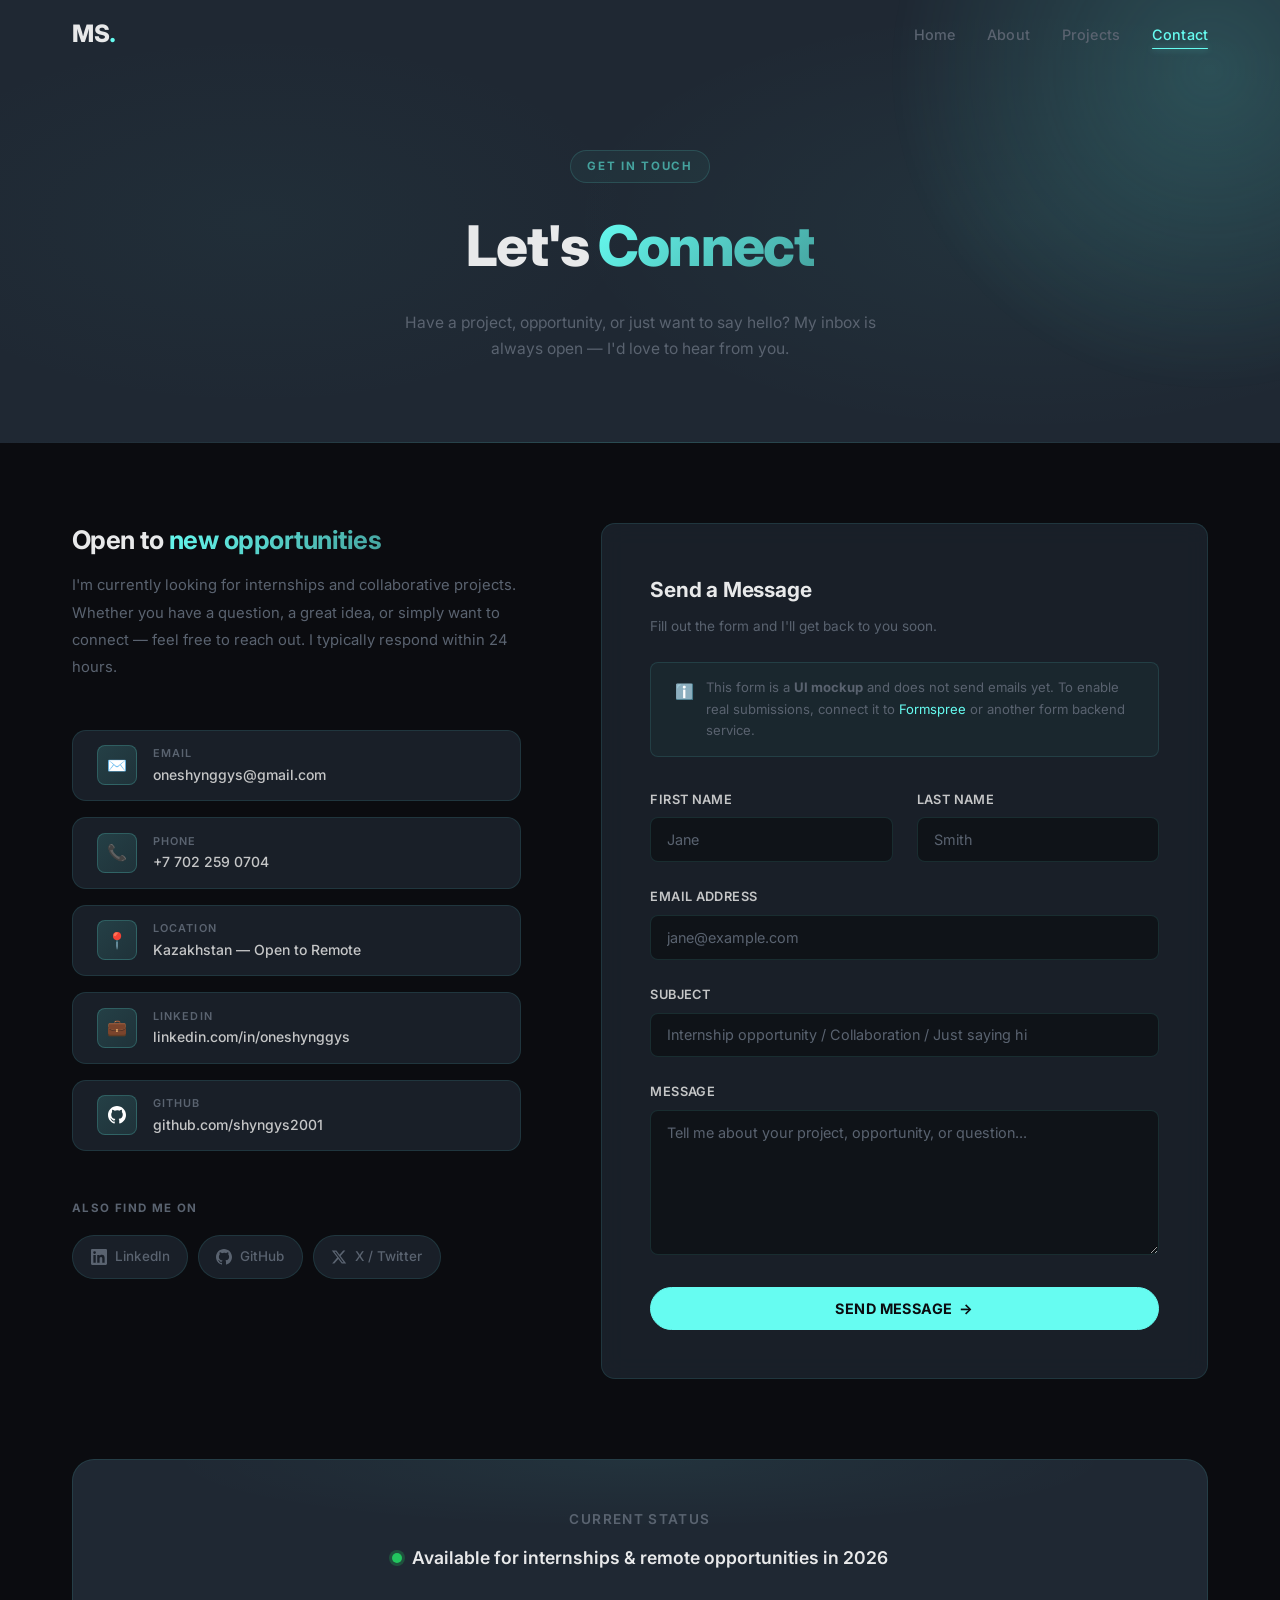
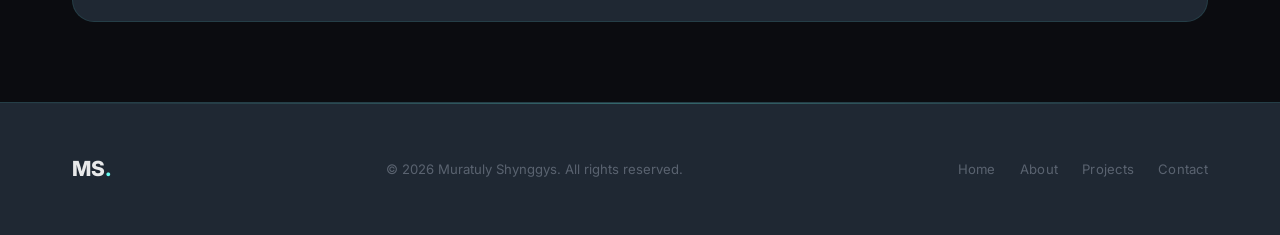
<file: contact.html>
<!DOCTYPE html>
<html lang="en">
<head>
  <meta charset="UTF-8" />
  <meta name="viewport" content="width=device-width, initial-scale=1.0" />

  <title>Contact — Muratuly Shynggys</title>
  <meta name="description" content="Get in touch with Muratuly Shynggys — open to internships, collaborations, and new projects." />

  <link rel="icon" href="data:image/svg+xml,<svg xmlns='http://www.w3.org/2000/svg' viewBox='0 0 100 100'><text y='.9em' font-size='90'>💻</text></svg>" />
  <link rel="stylesheet" href="assets/css/style.css" />
</head>
<body>

  <!-- NAVBAR -->
  <nav class="navbar" id="navbar">
    <div class="container nav-container">
      <a href="index.html" class="logo">MS<span class="dot">.</span></a>
      <ul class="nav-links">
        <li><a href="index.html">Home</a></li>
        <li><a href="about.html">About</a></li>
        <li><a href="projects.html">Projects</a></li>
        <li><a href="contact.html">Contact</a></li>
      </ul>
      <button class="nav-toggle" aria-label="Toggle navigation" aria-expanded="false">
        <span></span><span></span><span></span>
      </button>
    </div>
  </nav>

  <div class="mobile-menu" id="mobileMenu">
    <ul>
      <li><a href="index.html">Home</a></li>
      <li><a href="about.html">About</a></li>
      <li><a href="projects.html">Projects</a></li>
      <li><a href="contact.html">Contact</a></li>
    </ul>
  </div>

  <main>

    <!-- PAGE HEADER -->
    <header class="page-header">
      <div class="bg-orb bg-orb-1"></div>
      <div class="container">
        <span class="page-header-tag">Get In Touch</span>
        <h1 class="page-header-title">Let's <span class="gradient-text">Connect</span></h1>
        <p class="page-header-subtitle">
          Have a project, opportunity, or just want to say hello?
          My inbox is always open — I'd love to hear from you.
        </p>
      </div>
    </header>

    <!-- CONTACT SECTION -->
    <section class="section">
      <div class="container">
        <div class="contact-layout">

          <!-- LEFT COLUMN — contact details & social links -->
          <div class="contact-info reveal">

            <h2 class="contact-info-title">
              Open to <span class="gradient-text">new opportunities</span>
            </h2>
            <p class="contact-info-subtitle">
              I'm currently looking for internships and collaborative projects.
              Whether you have a question, a great idea, or simply want to connect —
              feel free to reach out. I typically respond within 24 hours.
            </p>

            <div class="contact-details">

              <a href="mailto:oneshynggys@gmail.com" class="contact-detail-item">
                <div class="contact-detail-icon">✉️</div>
                <div>
                  <span class="contact-detail-label">Email</span>
                  <span class="contact-detail-value">oneshynggys@gmail.com</span>
                </div>
              </a>

              <a href="tel:+77022590704" class="contact-detail-item">
                <div class="contact-detail-icon">📞</div>
                <div>
                  <span class="contact-detail-label">Phone</span>
                  <span class="contact-detail-value">+7 702 259 0704</span>
                </div>
              </a>

              <div class="contact-detail-item" style="cursor: default;">
                <div class="contact-detail-icon">📍</div>
                <div>
                  <span class="contact-detail-label">Location</span>
                  <span class="contact-detail-value">Kazakhstan — Open to Remote</span>
                </div>
              </div>

              <!--
                LINKEDIN: Replace the href and display text with your actual LinkedIn URL.
                Example: href="https://linkedin.com/in/your-profile"
              -->
              <a href="https://linkedin.com/in/oneshynggys" class="contact-detail-item" target="_blank" rel="noopener">
                <div class="contact-detail-icon">💼</div>
                <div>
                  <span class="contact-detail-label">LinkedIn</span>
                  <span class="contact-detail-value">linkedin.com/in/oneshynggys</span>
                </div>
              </a>

              <!--
                GITHUB: Replace the href and display text with your actual GitHub URL.
                Example: href="https://github.com/your-username"
              -->
              <a href="https://github.com/shyngys2001" class="contact-detail-item" target="_blank" rel="noopener">
                <div class="contact-detail-icon">
                  <svg width="18" height="18" viewBox="0 0 24 24" fill="white">
                    <path d="M12 0C5.37 0 0 5.37 0 12c0 5.3 3.438 9.8 8.205 11.385.6.113.82-.258.82-.577 0-.285-.01-1.04-.015-2.04-3.338.724-4.042-1.61-4.042-1.61-.546-1.387-1.333-1.756-1.333-1.756-1.089-.745.083-.729.083-.729 1.205.084 1.839 1.237 1.839 1.237 1.07 1.834 2.807 1.304 3.492.997.108-.775.418-1.305.762-1.604-2.665-.305-5.467-1.334-5.467-5.931 0-1.311.469-2.381 1.236-3.221-.124-.303-.535-1.524.117-3.176 0 0 1.008-.322 3.301 1.23A11.509 11.509 0 0 1 12 5.803c1.02.005 2.047.138 3.006.404 2.291-1.552 3.297-1.23 3.297-1.23.653 1.653.242 2.874.118 3.176.77.84 1.235 1.911 1.235 3.221 0 4.609-2.807 5.624-5.479 5.921.43.372.823 1.102.823 2.222 0 1.606-.015 2.896-.015 3.286 0 .315.21.69.825.572C20.565 21.795 24 17.295 24 12c0-6.63-5.37-12-12-12z"/>
                  </svg>
                </div>
                <div>
                  <span class="contact-detail-label">GitHub</span>
                  <span class="contact-detail-value">github.com/shyngys2001</span>
                </div>
              </a>

            </div><!-- /.contact-details -->

            <!-- Social links row -->
            <div class="social-section-title">Also find me on</div>
            <div class="social-links">

              <!--
                SOCIAL: Replace each href with your real profile URL.
              -->
              <a href="https://linkedin.com/in/oneshynggys" class="social-link" target="_blank" rel="noopener">
                <svg width="16" height="16" viewBox="0 0 24 24" fill="currentColor">
                  <path d="M20.447 20.452h-3.554v-5.569c0-1.328-.027-3.037-1.852-3.037-1.853 0-2.136 1.445-2.136 2.939v5.667H9.351V9h3.414v1.561h.046c.477-.9 1.637-1.85 3.37-1.85 3.601 0 4.267 2.37 4.267 5.455v6.286zM5.337 7.433a2.062 2.062 0 0 1-2.063-2.065 2.064 2.064 0 1 1 2.063 2.065zm1.782 13.019H3.555V9h3.564v11.452zM22.225 0H1.771C.792 0 0 .774 0 1.729v20.542C0 23.227.792 24 1.771 24h20.451C23.2 24 24 23.227 24 22.271V1.729C24 .774 23.2 0 22.222 0h.003z"/>
                </svg>
                LinkedIn
              </a>

              <a href="https://github.com/shyngys2001" class="social-link" target="_blank" rel="noopener">
                <svg width="16" height="16" viewBox="0 0 24 24" fill="currentColor">
                  <path d="M12 0C5.37 0 0 5.37 0 12c0 5.3 3.438 9.8 8.205 11.385.6.113.82-.258.82-.577 0-.285-.01-1.04-.015-2.04-3.338.724-4.042-1.61-4.042-1.61-.546-1.387-1.333-1.756-1.333-1.756-1.089-.745.083-.729.083-.729 1.205.084 1.839 1.237 1.839 1.237 1.07 1.834 2.807 1.304 3.492.997.108-.775.418-1.305.762-1.604-2.665-.305-5.467-1.334-5.467-5.931 0-1.311.469-2.381 1.236-3.221-.124-.303-.535-1.524.117-3.176 0 0 1.008-.322 3.301 1.23A11.509 11.509 0 0 1 12 5.803c1.02.005 2.047.138 3.006.404 2.291-1.552 3.297-1.23 3.297-1.23.653 1.653.242 2.874.118 3.176.77.84 1.235 1.911 1.235 3.221 0 4.609-2.807 5.624-5.479 5.921.43.372.823 1.102.823 2.222 0 1.606-.015 2.896-.015 3.286 0 .315.21.69.825.572C20.565 21.795 24 17.295 24 12c0-6.63-5.37-12-12-12z"/>
                </svg>
                GitHub
              </a>

              <!--
                TWITTER / X: Replace with your real profile URL, or remove this block if unused.
              -->
              <a href="https://twitter.com/oneshynggys" class="social-link" target="_blank" rel="noopener">
                <svg width="16" height="16" viewBox="0 0 24 24" fill="currentColor">
                  <path d="M18.244 2.25h3.308l-7.227 8.26 8.502 11.24H16.17l-5.214-6.817L4.99 21.75H1.68l7.73-8.835L1.254 2.25H8.08l4.713 6.231zm-1.161 17.52h1.833L7.084 4.126H5.117z"/>
                </svg>
                X / Twitter
              </a>

            </div><!-- /.social-links -->

          </div><!-- /.contact-info -->

          <!-- RIGHT COLUMN — contact form
               NOTE: This form is a UI mockup. It does NOT send emails by default.
               To make it functional, connect it to Formspree (formspree.io):
                 1. Create a free account at formspree.io
                 2. Replace action="#" with your Formspree endpoint URL
                 3. Remove the e.preventDefault() call in assets/js/main.js
          -->
          <div class="glass-card contact-form-wrap reveal reveal-delay-2">

            <h3 class="contact-form-title">Send a Message</h3>
            <p class="contact-form-subtitle">Fill out the form and I'll get back to you soon.</p>

            <div class="form-note">
              <span class="form-note-icon">ℹ️</span>
              <span>
                This form is a <strong>UI mockup</strong> and does not send emails yet.
                To enable real submissions, connect it to
                <a href="https://formspree.io" target="_blank" rel="noopener" style="color: var(--accent-1);">Formspree</a>
                or another form backend service.
              </span>
            </div>

            <form class="contact-form" action="#" method="POST" novalidate>

              <div class="form-row">
                <div class="form-group">
                  <label class="form-label" for="firstName">First Name</label>
                  <input
                    type="text"
                    id="firstName"
                    name="firstName"
                    class="form-input"
                    placeholder="Jane"
                    autocomplete="given-name"
                  />
                </div>
                <div class="form-group">
                  <label class="form-label" for="lastName">Last Name</label>
                  <input
                    type="text"
                    id="lastName"
                    name="lastName"
                    class="form-input"
                    placeholder="Smith"
                    autocomplete="family-name"
                  />
                </div>
              </div>

              <div class="form-group">
                <label class="form-label" for="email">Email Address</label>
                <input
                  type="email"
                  id="email"
                  name="email"
                  class="form-input"
                  placeholder="jane@example.com"
                  autocomplete="email"
                />
              </div>

              <div class="form-group">
                <label class="form-label" for="subject">Subject</label>
                <input
                  type="text"
                  id="subject"
                  name="subject"
                  class="form-input"
                  placeholder="Internship opportunity / Collaboration / Just saying hi"
                />
              </div>

              <div class="form-group">
                <label class="form-label" for="message">Message</label>
                <textarea
                  id="message"
                  name="message"
                  class="form-textarea"
                  placeholder="Tell me about your project, opportunity, or question..."
                ></textarea>
              </div>

              <button type="submit" class="btn btn-primary" style="width: 100%; justify-content: center;">
                Send Message &nbsp;→
              </button>

            </form>

          </div><!-- /.contact-form-wrap -->

        </div><!-- /.contact-layout -->
      </div>
    </section>

    <!-- AVAILABILITY BANNER -->
    <section style="padding: 0 0 var(--sp-2xl);">
      <div class="container">
        <div class="cta-band-inner reveal" style="text-align: center; padding: var(--sp-xl);">
          <p style="font-size: 0.85rem; color: var(--text-muted); text-transform: uppercase; letter-spacing: 0.1em; font-weight: 600; margin-bottom: 0.75rem;">
            Current Status
          </p>
          <div style="display: inline-flex; align-items: center; gap: 0.6rem; font-size: 1.1rem; font-weight: 600; color: var(--text-primary);">
            <span style="width: 10px; height: 10px; border-radius: 50%; background: #22c55e; box-shadow: 0 0 0 3px rgba(34,197,94,0.25); animation: pulse-dot 2s ease-in-out infinite; display: inline-block;"></span>
            Available for internships &amp; remote opportunities in 2026
          </div>
        </div>
      </div>
    </section>

  </main>

  <!-- FOOTER -->
  <footer class="footer">
    <div class="container footer-content">
      <div class="footer-logo">MS<span class="dot">.</span></div>
      <p class="footer-text">&copy; 2026 Muratuly Shynggys. All rights reserved.</p>
      <nav class="footer-nav" aria-label="Footer navigation">
        <a href="index.html">Home</a>
        <a href="about.html">About</a>
        <a href="projects.html">Projects</a>
        <a href="contact.html">Contact</a>
      </nav>
    </div>
  </footer>

  <script src="assets/js/main.js"></script>
</body>
</html>
</file>
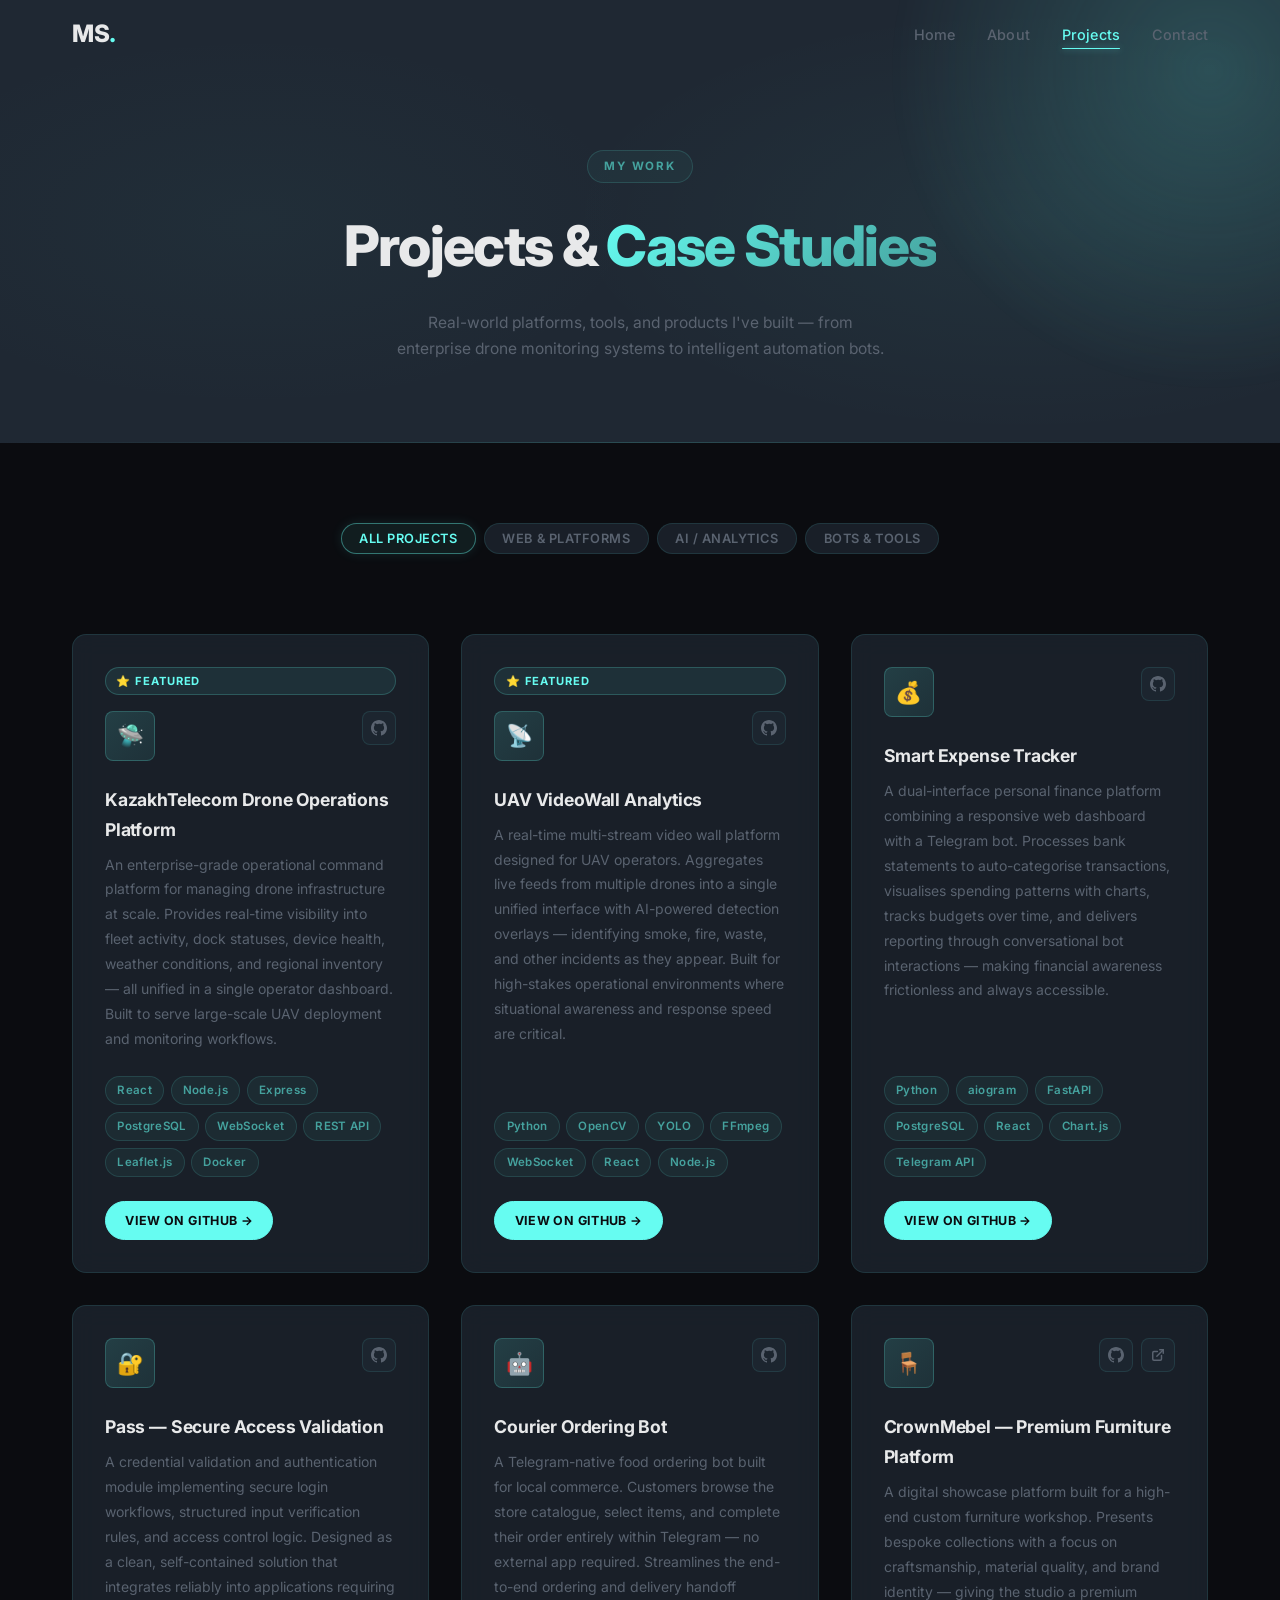
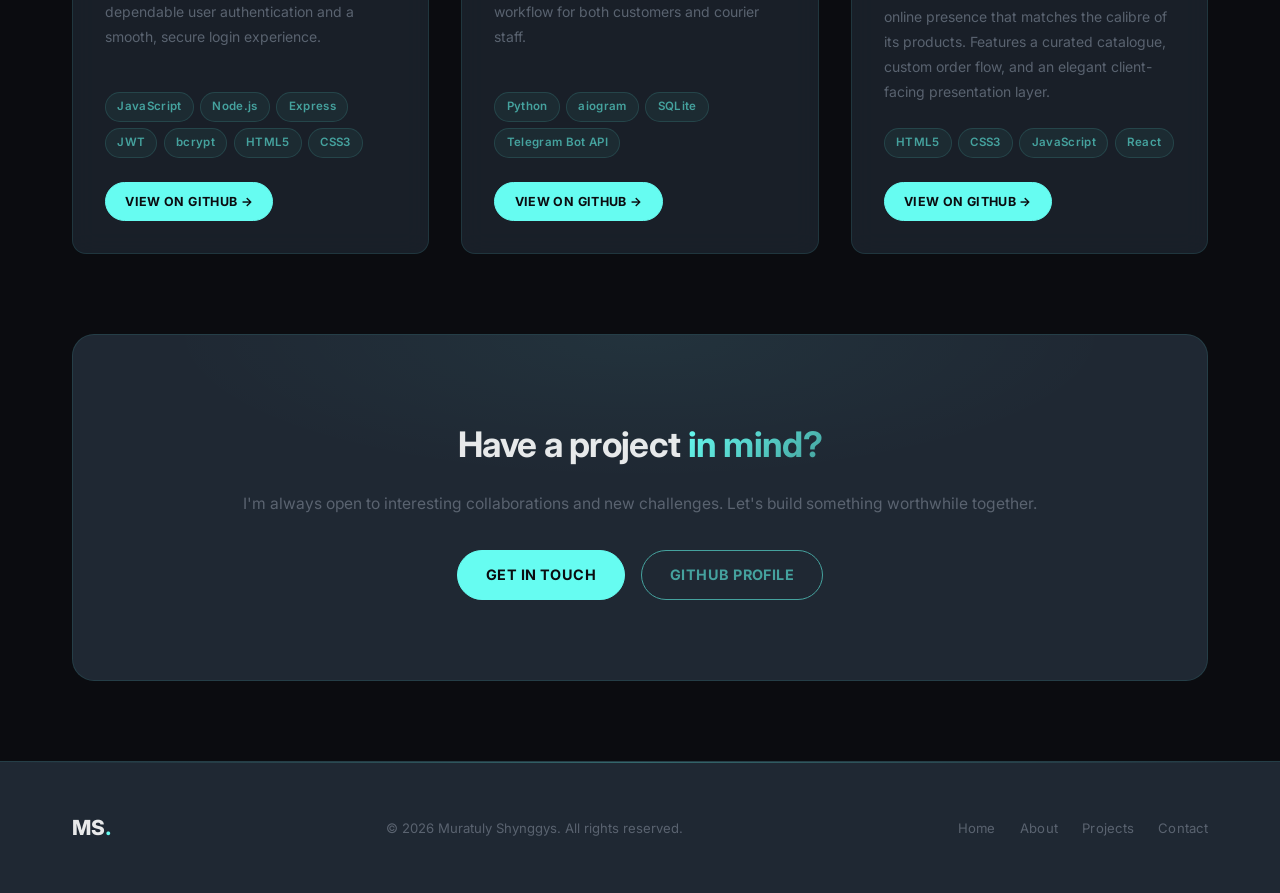
<file: projects.html>
<!DOCTYPE html>
<html lang="en">
<head>
  <meta charset="UTF-8" />
  <meta name="viewport" content="width=device-width, initial-scale=1.0" />

  <title>Projects — Muratuly Shynggys</title>
  <meta name="description" content="Real projects by Muratuly Shynggys — drone monitoring platforms, UAV video analytics, finance tools, and more." />

  <link rel="icon" href="data:image/svg+xml,<svg xmlns='http://www.w3.org/2000/svg' viewBox='0 0 100 100'><text y='.9em' font-size='90'>💻</text></svg>" />
  <link rel="stylesheet" href="assets/css/style.css" />

  <style>
    /* Smooth card transition for filter animation */
    .project-card {
      transition: opacity 0.25s ease, transform 0.25s ease,
                  background var(--t), border-color var(--t), box-shadow var(--t);
    }
  </style>
</head>
<body>

  <!-- NAVBAR -->
  <nav class="navbar" id="navbar">
    <div class="container nav-container">
      <a href="index.html" class="logo">MS<span class="dot">.</span></a>
      <ul class="nav-links">
        <li><a href="index.html">Home</a></li>
        <li><a href="about.html">About</a></li>
        <li><a href="projects.html">Projects</a></li>
        <li><a href="contact.html">Contact</a></li>
      </ul>
      <button class="nav-toggle" aria-label="Toggle navigation" aria-expanded="false">
        <span></span><span></span><span></span>
      </button>
    </div>
  </nav>

  <div class="mobile-menu" id="mobileMenu">
    <ul>
      <li><a href="index.html">Home</a></li>
      <li><a href="about.html">About</a></li>
      <li><a href="projects.html">Projects</a></li>
      <li><a href="contact.html">Contact</a></li>
    </ul>
  </div>

  <main>

    <!-- PAGE HEADER -->
    <header class="page-header">
      <div class="bg-orb bg-orb-1"></div>
      <div class="container">
        <span class="page-header-tag">My Work</span>
        <h1 class="page-header-title">Projects &amp; <span class="gradient-text">Case Studies</span></h1>
        <p class="page-header-subtitle">
          Real-world platforms, tools, and products I've built —
          from enterprise drone monitoring systems to intelligent automation bots.
        </p>
      </div>
    </header>

    <!-- PROJECTS GRID -->
    <section class="section">
      <div class="container">

        <!-- Filter buttons -->
        <div class="projects-filter reveal">
          <button class="filter-btn active" data-filter="all">All Projects</button>
          <button class="filter-btn" data-filter="web">Web &amp; Platforms</button>
          <button class="filter-btn" data-filter="ai">AI / Analytics</button>
          <button class="filter-btn" data-filter="tool">Bots &amp; Tools</button>
        </div>

        <div class="projects-grid">

          <!-- =====================================================
               PROJECT 1 — KazakhTelecom Drone Operations Platform
               ===================================================== -->
          <div class="glass-card project-card reveal reveal-delay-1" data-category="web">
            <div class="project-featured-tag">⭐ Featured</div>

            <div class="project-card-top">
              <div class="project-icon">🛸</div>
              <div class="project-links">
                <a href="https://github.com/shynggys/KazakhTelecom"
                   class="project-link-btn" title="GitHub Repository"
                   target="_blank" rel="noopener">
                  <svg width="16" height="16" viewBox="0 0 24 24" fill="currentColor">
                    <path d="M12 0C5.37 0 0 5.37 0 12c0 5.3 3.438 9.8 8.205 11.385.6.113.82-.258.82-.577 0-.285-.01-1.04-.015-2.04-3.338.724-4.042-1.61-4.042-1.61-.546-1.387-1.333-1.756-1.333-1.756-1.089-.745.083-.729.083-.729 1.205.084 1.839 1.237 1.839 1.237 1.07 1.834 2.807 1.304 3.492.997.108-.775.418-1.305.762-1.604-2.665-.305-5.467-1.334-5.467-5.931 0-1.311.469-2.381 1.236-3.221-.124-.303-.535-1.524.117-3.176 0 0 1.008-.322 3.301 1.23A11.509 11.509 0 0 1 12 5.803c1.02.005 2.047.138 3.006.404 2.291-1.552 3.297-1.23 3.297-1.23.653 1.653.242 2.874.118 3.176.77.84 1.235 1.911 1.235 3.221 0 4.609-2.807 5.624-5.479 5.921.43.372.823 1.102.823 2.222 0 1.606-.015 2.896-.015 3.286 0 .315.21.69.825.572C20.565 21.795 24 17.295 24 12c0-6.63-5.37-12-12-12z"/>
                  </svg>
                </a>
              </div>
            </div>

            <h3 class="project-title">KazakhTelecom Drone Operations Platform</h3>

            <p class="project-description">
              An enterprise-grade operational command platform for managing drone
              infrastructure at scale. Provides real-time visibility into fleet
              activity, dock statuses, device health, weather conditions, and
              regional inventory — all unified in a single operator dashboard.
              Built to serve large-scale UAV deployment and monitoring workflows.
            </p>

            <div class="tech-stack">
              <span class="tech-tag">React</span>
              <span class="tech-tag">Node.js</span>
              <span class="tech-tag">Express</span>
              <span class="tech-tag">PostgreSQL</span>
              <span class="tech-tag">WebSocket</span>
              <span class="tech-tag">REST API</span>
              <span class="tech-tag">Leaflet.js</span>
              <span class="tech-tag">Docker</span>
            </div>

            <div class="project-footer">
              <a href="https://github.com/shynggys/KazakhTelecom"
                 class="btn btn-sm btn-primary"
                 target="_blank" rel="noopener">
                View on GitHub →
              </a>
            </div>
          </div>

          <!-- =====================================================
               PROJECT 2 — UAV VideoWall Analytics
               ===================================================== -->
          <div class="glass-card project-card reveal reveal-delay-2" data-category="ai">
            <div class="project-featured-tag">⭐ Featured</div>

            <div class="project-card-top">
              <div class="project-icon">📡</div>
              <div class="project-links">
                <a href="https://github.com/shynggys/videowall-stream_uav"
                   class="project-link-btn" title="GitHub Repository"
                   target="_blank" rel="noopener">
                  <svg width="16" height="16" viewBox="0 0 24 24" fill="currentColor">
                    <path d="M12 0C5.37 0 0 5.37 0 12c0 5.3 3.438 9.8 8.205 11.385.6.113.82-.258.82-.577 0-.285-.01-1.04-.015-2.04-3.338.724-4.042-1.61-4.042-1.61-.546-1.387-1.333-1.756-1.333-1.756-1.089-.745.083-.729.083-.729 1.205.084 1.839 1.237 1.839 1.237 1.07 1.834 2.807 1.304 3.492.997.108-.775.418-1.305.762-1.604-2.665-.305-5.467-1.334-5.467-5.931 0-1.311.469-2.381 1.236-3.221-.124-.303-.535-1.524.117-3.176 0 0 1.008-.322 3.301 1.23A11.509 11.509 0 0 1 12 5.803c1.02.005 2.047.138 3.006.404 2.291-1.552 3.297-1.23 3.297-1.23.653 1.653.242 2.874.118 3.176.77.84 1.235 1.911 1.235 3.221 0 4.609-2.807 5.624-5.479 5.921.43.372.823 1.102.823 2.222 0 1.606-.015 2.896-.015 3.286 0 .315.21.69.825.572C20.565 21.795 24 17.295 24 12c0-6.63-5.37-12-12-12z"/>
                  </svg>
                </a>
              </div>
            </div>

            <h3 class="project-title">UAV VideoWall Analytics</h3>

            <p class="project-description">
              A real-time multi-stream video wall platform designed for UAV
              operators. Aggregates live feeds from multiple drones into a single
              unified interface with AI-powered detection overlays — identifying
              smoke, fire, waste, and other incidents as they appear. Built for
              high-stakes operational environments where situational awareness
              and response speed are critical.
            </p>

            <div class="tech-stack">
              <span class="tech-tag">Python</span>
              <span class="tech-tag">OpenCV</span>
              <span class="tech-tag">YOLO</span>
              <span class="tech-tag">FFmpeg</span>
              <span class="tech-tag">WebSocket</span>
              <span class="tech-tag">React</span>
              <span class="tech-tag">Node.js</span>
            </div>

            <div class="project-footer">
              <a href="https://github.com/shynggys/videowall-stream_uav"
                 class="btn btn-sm btn-primary"
                 target="_blank" rel="noopener">
                View on GitHub →
              </a>
            </div>
          </div>

          <!-- =====================================================
               PROJECT 3 — Smart Expense Tracker
               ===================================================== -->
          <div class="glass-card project-card reveal reveal-delay-3" data-category="web">

            <div class="project-card-top">
              <div class="project-icon">💰</div>
              <div class="project-links">
                <a href="https://github.com/shynggys/expense_bot"
                   class="project-link-btn" title="GitHub Repository"
                   target="_blank" rel="noopener">
                  <svg width="16" height="16" viewBox="0 0 24 24" fill="currentColor"><path d="M12 0C5.37 0 0 5.37 0 12c0 5.3 3.438 9.8 8.205 11.385.6.113.82-.258.82-.577 0-.285-.01-1.04-.015-2.04-3.338.724-4.042-1.61-4.042-1.61-.546-1.387-1.333-1.756-1.333-1.756-1.089-.745.083-.729.083-.729 1.205.084 1.839 1.237 1.839 1.237 1.07 1.834 2.807 1.304 3.492.997.108-.775.418-1.305.762-1.604-2.665-.305-5.467-1.334-5.467-5.931 0-1.311.469-2.381 1.236-3.221-.124-.303-.535-1.524.117-3.176 0 0 1.008-.322 3.301 1.23A11.509 11.509 0 0 1 12 5.803c1.02.005 2.047.138 3.006.404 2.291-1.552 3.297-1.23 3.297-1.23.653 1.653.242 2.874.118 3.176.77.84 1.235 1.911 1.235 3.221 0 4.609-2.807 5.624-5.479 5.921.43.372.823 1.102.823 2.222 0 1.606-.015 2.896-.015 3.286 0 .315.21.69.825.572C20.565 21.795 24 17.295 24 12c0-6.63-5.37-12-12-12z"/></svg>
                </a>
              </div>
            </div>

            <h3 class="project-title">Smart Expense Tracker</h3>

            <p class="project-description">
              A dual-interface personal finance platform combining a responsive
              web dashboard with a Telegram bot. Processes bank statements to
              auto-categorise transactions, visualises spending patterns with
              charts, tracks budgets over time, and delivers reporting through
              conversational bot interactions — making financial awareness
              frictionless and always accessible.
            </p>

            <div class="tech-stack">
              <span class="tech-tag">Python</span>
              <span class="tech-tag">aiogram</span>
              <span class="tech-tag">FastAPI</span>
              <span class="tech-tag">PostgreSQL</span>
              <span class="tech-tag">React</span>
              <span class="tech-tag">Chart.js</span>
              <span class="tech-tag">Telegram API</span>
            </div>

            <div class="project-footer">
              <a href="https://github.com/shynggys/expense_bot"
                 class="btn btn-sm btn-primary"
                 target="_blank" rel="noopener">
                View on GitHub →
              </a>
            </div>
          </div>

          <!-- =====================================================
               PROJECT 4 — Pass — Secure Access Validation
               ===================================================== -->
          <div class="glass-card project-card reveal reveal-delay-4" data-category="tool">

            <div class="project-card-top">
              <div class="project-icon">🔐</div>
              <div class="project-links">
                <a href="https://github.com/shynggys/pass"
                   class="project-link-btn" title="GitHub Repository"
                   target="_blank" rel="noopener">
                  <svg width="16" height="16" viewBox="0 0 24 24" fill="currentColor"><path d="M12 0C5.37 0 0 5.37 0 12c0 5.3 3.438 9.8 8.205 11.385.6.113.82-.258.82-.577 0-.285-.01-1.04-.015-2.04-3.338.724-4.042-1.61-4.042-1.61-.546-1.387-1.333-1.756-1.333-1.756-1.089-.745.083-.729.083-.729 1.205.084 1.839 1.237 1.839 1.237 1.07 1.834 2.807 1.304 3.492.997.108-.775.418-1.305.762-1.604-2.665-.305-5.467-1.334-5.467-5.931 0-1.311.469-2.381 1.236-3.221-.124-.303-.535-1.524.117-3.176 0 0 1.008-.322 3.301 1.23A11.509 11.509 0 0 1 12 5.803c1.02.005 2.047.138 3.006.404 2.291-1.552 3.297-1.23 3.297-1.23.653 1.653.242 2.874.118 3.176.77.84 1.235 1.911 1.235 3.221 0 4.609-2.807 5.624-5.479 5.921.43.372.823 1.102.823 2.222 0 1.606-.015 2.896-.015 3.286 0 .315.21.69.825.572C20.565 21.795 24 17.295 24 12c0-6.63-5.37-12-12-12z"/></svg>
                </a>
              </div>
            </div>

            <h3 class="project-title">Pass — Secure Access Validation</h3>

            <p class="project-description">
              A credential validation and authentication module implementing
              secure login workflows, structured input verification rules, and
              access control logic. Designed as a clean, self-contained solution
              that integrates reliably into applications requiring dependable
              user authentication and a smooth, secure login experience.
            </p>

            <div class="tech-stack">
              <span class="tech-tag">JavaScript</span>
              <span class="tech-tag">Node.js</span>
              <span class="tech-tag">Express</span>
              <span class="tech-tag">JWT</span>
              <span class="tech-tag">bcrypt</span>
              <span class="tech-tag">HTML5</span>
              <span class="tech-tag">CSS3</span>
            </div>

            <div class="project-footer">
              <a href="https://github.com/shynggys/pass"
                 class="btn btn-sm btn-primary"
                 target="_blank" rel="noopener">
                View on GitHub →
              </a>
            </div>
          </div>

          <!-- =====================================================
               PROJECT 5 — Courier Ordering Bot
               ===================================================== -->
          <div class="glass-card project-card reveal reveal-delay-1" data-category="tool">

            <div class="project-card-top">
              <div class="project-icon">🤖</div>
              <div class="project-links">
                <a href="https://github.com/shynggys/for_couriers"
                   class="project-link-btn" title="GitHub Repository"
                   target="_blank" rel="noopener">
                  <svg width="16" height="16" viewBox="0 0 24 24" fill="currentColor"><path d="M12 0C5.37 0 0 5.37 0 12c0 5.3 3.438 9.8 8.205 11.385.6.113.82-.258.82-.577 0-.285-.01-1.04-.015-2.04-3.338.724-4.042-1.61-4.042-1.61-.546-1.387-1.333-1.756-1.333-1.756-1.089-.745.083-.729.083-.729 1.205.084 1.839 1.237 1.839 1.237 1.07 1.834 2.807 1.304 3.492.997.108-.775.418-1.305.762-1.604-2.665-.305-5.467-1.334-5.467-5.931 0-1.311.469-2.381 1.236-3.221-.124-.303-.535-1.524.117-3.176 0 0 1.008-.322 3.301 1.23A11.509 11.509 0 0 1 12 5.803c1.02.005 2.047.138 3.006.404 2.291-1.552 3.297-1.23 3.297-1.23.653 1.653.242 2.874.118 3.176.77.84 1.235 1.911 1.235 3.221 0 4.609-2.807 5.624-5.479 5.921.43.372.823 1.102.823 2.222 0 1.606-.015 2.896-.015 3.286 0 .315.21.69.825.572C20.565 21.795 24 17.295 24 12c0-6.63-5.37-12-12-12z"/></svg>
                </a>
              </div>
            </div>

            <h3 class="project-title">Courier Ordering Bot</h3>

            <p class="project-description">
              A Telegram-native food ordering bot built for local commerce.
              Customers browse the store catalogue, select items, and complete
              their order entirely within Telegram — no external app required.
              Streamlines the end-to-end ordering and delivery handoff workflow
              for both customers and courier staff.
            </p>

            <div class="tech-stack">
              <span class="tech-tag">Python</span>
              <span class="tech-tag">aiogram</span>
              <span class="tech-tag">SQLite</span>
              <span class="tech-tag">Telegram Bot API</span>
            </div>

            <div class="project-footer">
              <a href="https://github.com/shynggys/for_couriers"
                 class="btn btn-sm btn-primary"
                 target="_blank" rel="noopener">
                View on GitHub →
              </a>
            </div>
          </div>

          <!-- =====================================================
               PROJECT 6 — CrownMebel Premium Furniture Platform
               ===================================================== -->
          <div class="glass-card project-card reveal reveal-delay-2" data-category="web">

            <div class="project-card-top">
              <div class="project-icon">🪑</div>
              <div class="project-links">
                <a href="https://github.com/shynggys/CrownMebel"
                   class="project-link-btn" title="GitHub Repository"
                   target="_blank" rel="noopener">
                  <svg width="16" height="16" viewBox="0 0 24 24" fill="currentColor"><path d="M12 0C5.37 0 0 5.37 0 12c0 5.3 3.438 9.8 8.205 11.385.6.113.82-.258.82-.577 0-.285-.01-1.04-.015-2.04-3.338.724-4.042-1.61-4.042-1.61-.546-1.387-1.333-1.756-1.333-1.756-1.089-.745.083-.729.083-.729 1.205.084 1.839 1.237 1.839 1.237 1.07 1.834 2.807 1.304 3.492.997.108-.775.418-1.305.762-1.604-2.665-.305-5.467-1.334-5.467-5.931 0-1.311.469-2.381 1.236-3.221-.124-.303-.535-1.524.117-3.176 0 0 1.008-.322 3.301 1.23A11.509 11.509 0 0 1 12 5.803c1.02.005 2.047.138 3.006.404 2.291-1.552 3.297-1.23 3.297-1.23.653 1.653.242 2.874.118 3.176.77.84 1.235 1.911 1.235 3.221 0 4.609-2.807 5.624-5.479 5.921.43.372.823 1.102.823 2.222 0 1.606-.015 2.896-.015 3.286 0 .315.21.69.825.572C20.565 21.795 24 17.295 24 12c0-6.63-5.37-12-12-12z"/></svg>
                </a>
                <a href="#" class="project-link-btn" title="Live Demo" target="_blank" rel="noopener">
                  <svg width="14" height="14" viewBox="0 0 24 24" fill="none" stroke="currentColor" stroke-width="2.5" stroke-linecap="round" stroke-linejoin="round"><path d="M18 13v6a2 2 0 0 1-2 2H5a2 2 0 0 1-2-2V8a2 2 0 0 1 2-2h6"/><polyline points="15 3 21 3 21 9"/><line x1="10" y1="14" x2="21" y2="3"/></svg>
                </a>
              </div>
            </div>

            <h3 class="project-title">CrownMebel — Premium Furniture Platform</h3>

            <p class="project-description">
              A digital showcase platform built for a high-end custom furniture
              workshop. Presents bespoke collections with a focus on
              craftsmanship, material quality, and brand identity — giving the
              studio a premium online presence that matches the calibre of its
              products. Features a curated catalogue, custom order flow, and
              an elegant client-facing presentation layer.
            </p>

            <div class="tech-stack">
              <span class="tech-tag">HTML5</span>
              <span class="tech-tag">CSS3</span>
              <span class="tech-tag">JavaScript</span>
              <span class="tech-tag">React</span>
            </div>

            <div class="project-footer">
              <a href="https://github.com/shynggys/CrownMebel"
                 class="btn btn-sm btn-primary"
                 target="_blank" rel="noopener">
                View on GitHub →
              </a>
            </div>
          </div>

        </div><!-- /.projects-grid -->
      </div>
    </section>

    <!-- CTA -->
    <section class="cta-band section" style="padding-top: 0;">
      <div class="container">
        <div class="cta-band-inner reveal">
          <h2 class="cta-band-title">Have a project <span class="gradient-text">in mind?</span></h2>
          <p class="cta-band-subtitle">
            I'm always open to interesting collaborations and new challenges.
            Let's build something worthwhile together.
          </p>
          <div class="cta-band-actions">
            <a href="contact.html" class="btn btn-primary">Get In Touch</a>
            <a href="https://github.com/shynggys" class="btn btn-outline" target="_blank" rel="noopener">
              GitHub Profile
            </a>
          </div>
        </div>
      </div>
    </section>

  </main>

  <!-- FOOTER -->
  <footer class="footer">
    <div class="container footer-content">
      <div class="footer-logo">MS<span class="dot">.</span></div>
      <p class="footer-text">&copy; 2026 Muratuly Shynggys. All rights reserved.</p>
      <nav class="footer-nav" aria-label="Footer navigation">
        <a href="index.html">Home</a>
        <a href="about.html">About</a>
        <a href="projects.html">Projects</a>
        <a href="contact.html">Contact</a>
      </nav>
    </div>
  </footer>

  <script src="assets/js/main.js"></script>
</body>
</html>
</file>
<file: assets/css/style.css>
/* ============================================================
   PORTFOLIO STYLESHEET
   Theme: Dark Futuristic Neon
   Palette: #0B0C10 / #1F2833 / #C5C6C7 / #66FCF1 / #45A29E
   ============================================================ */

@import url('https://fonts.googleapis.com/css2?family=Inter:wght@300;400;500;600;700;800&display=swap');

/* ============================================================
   DESIGN TOKENS — single source of truth for all colors
   ============================================================ */
:root {
  /* ── Backgrounds ── */
  --bg-primary:      #0B0C10;          /* near-black base */
  --bg-secondary:    #1F2833;          /* dark blue-gray surfaces */
  --bg-card:         rgba(31, 40, 51, 0.72);
  --bg-card-hover:   rgba(31, 40, 51, 0.96);

  /* ── Accents ── */
  --accent-1:        #66FCF1;          /* neon cyan  — primary CTA, highlights */
  --accent-2:        #45A29E;          /* teal       — secondary, borders, tags */
  --gradient:        linear-gradient(135deg, #66FCF1 0%, #45A29E 100%);
  --gradient-text:   linear-gradient(135deg, #66FCF1 0%, #45A29E 100%);

  /* ── Text ── */
  --text-primary:    #E8E9EA;          /* headlines / high-emphasis */
  --text-secondary:  #C5C6C7;         /* body copy */
  --text-muted:      #5A6370;         /* captions, placeholders */

  /* ── Borders ── */
  --border:          rgba(69, 162, 158, 0.18);
  --border-hover:    rgba(102, 252, 241, 0.45);

  /* ── Shadows & glow ── */
  --shadow:          0 8px 40px rgba(0, 0, 0, 0.65);
  --shadow-accent:   0 8px 40px rgba(102, 252, 241, 0.12);
  --glow-sm:         0 0 18px rgba(102, 252, 241, 0.25);
  --glow-md:         0 0 40px rgba(102, 252, 241, 0.35);

  /* ── Spacing scale ── */
  --sp-xs:  0.5rem;
  --sp-sm:  1rem;
  --sp-md:  1.5rem;
  --sp-lg:  2rem;
  --sp-xl:  3rem;
  --sp-2xl: 5rem;

  /* ── Radius ── */
  --r-sm:   8px;
  --r-md:   14px;
  --r-lg:   22px;
  --r-full: 9999px;

  /* ── Transitions ── */
  --t:      0.3s cubic-bezier(0.4, 0, 0.2, 1);
  --t-slow: 0.65s cubic-bezier(0.4, 0, 0.2, 1);

  /* ── Typography ── */
  --font: 'Inter', -apple-system, BlinkMacSystemFont, sans-serif;

  /* ── Layout ── */
  --max-w: 1200px;
  --nav-h: 70px;
}

/* ============================================================
   RESET & BASE
   ============================================================ */
*, *::before, *::after { box-sizing: border-box; margin: 0; padding: 0; }

html { scroll-behavior: smooth; font-size: 16px; }

body {
  font-family: var(--font);
  background-color: var(--bg-primary);
  color: var(--text-secondary);
  line-height: 1.7;
  overflow-x: hidden;
  -webkit-font-smoothing: antialiased;
  -moz-osx-font-smoothing: grayscale;
}

img  { max-width: 100%; display: block; }
a    { color: inherit; text-decoration: none; }
ul   { list-style: none; }
button { cursor: pointer; border: none; background: none; font-family: inherit; }

/* ============================================================
   LAYOUT
   ============================================================ */
.container {
  width: 100%;
  max-width: var(--max-w);
  margin: 0 auto;
  padding: 0 var(--sp-lg);
}

.section { padding: var(--sp-2xl) 0; }

.section-header {
  text-align: center;
  margin-bottom: var(--sp-2xl);
}

.section-tag {
  display: inline-block;
  font-size: 0.72rem;
  font-weight: 700;
  letter-spacing: 0.15em;
  text-transform: uppercase;
  color: var(--accent-1);
  background: rgba(102, 252, 241, 0.07);
  border: 1px solid rgba(102, 252, 241, 0.22);
  padding: 0.35rem 1rem;
  border-radius: var(--r-full);
  margin-bottom: var(--sp-sm);
}

.section-title {
  font-size: clamp(1.8rem, 4vw, 2.5rem);
  font-weight: 700;
  color: var(--text-primary);
  margin-bottom: var(--sp-sm);
  letter-spacing: -0.02em;
}

.section-subtitle {
  font-size: 0.975rem;
  color: var(--text-muted);
  max-width: 560px;
  margin: 0 auto;
}

.gradient-text {
  background: var(--gradient-text);
  -webkit-background-clip: text;
  -webkit-text-fill-color: transparent;
  background-clip: text;
}

/* ============================================================
   HERO BACKGROUND SYSTEM
   Layered abstract dark texture with neon glow orbs
   ============================================================ */

/* Floating orbs — reusable component */
.bg-orb {
  position: absolute;
  border-radius: 50%;
  pointer-events: none;
  z-index: 0;
}

.bg-orb-1 {
  width: 700px;
  height: 700px;
  background: radial-gradient(circle, rgba(102, 252, 241, 0.18) 0%, transparent 65%);
  top: -280px;
  right: -280px;
  filter: blur(1px);
  animation: orb-drift-1 18s ease-in-out infinite;
}

.bg-orb-2 {
  width: 500px;
  height: 500px;
  background: radial-gradient(circle, rgba(69, 162, 158, 0.14) 0%, transparent 65%);
  bottom: -160px;
  left: -160px;
  filter: blur(1px);
  animation: orb-drift-2 22s ease-in-out infinite;
}

@keyframes orb-drift-1 {
  0%,  100% { transform: translate(0, 0)      scale(1); }
  33%        { transform: translate(-40px, 30px) scale(1.06); }
  66%        { transform: translate(25px, -20px) scale(0.96); }
}

@keyframes orb-drift-2 {
  0%,  100% { transform: translate(0, 0)       scale(1); }
  40%        { transform: translate(30px, -40px) scale(1.08); }
  70%        { transform: translate(-20px, 20px) scale(0.94); }
}

/* ============================================================
   NAVBAR
   ============================================================ */
.navbar {
  position: fixed;
  top: 0; left: 0; right: 0;
  height: var(--nav-h);
  z-index: 1000;
  transition: background var(--t), border-color var(--t), backdrop-filter var(--t);
  border-bottom: 1px solid transparent;
}

.navbar.scrolled {
  background: rgba(11, 12, 16, 0.92);
  backdrop-filter: blur(22px);
  -webkit-backdrop-filter: blur(22px);
  border-bottom-color: rgba(69, 162, 158, 0.2);
}

.nav-container {
  display: flex;
  align-items: center;
  justify-content: space-between;
  height: 100%;
}

.logo {
  font-size: 1.5rem;
  font-weight: 800;
  letter-spacing: -0.02em;
  color: var(--text-primary);
  transition: color var(--t);
}
.logo .dot { color: var(--accent-1); }
.logo:hover { color: var(--accent-1); }

.nav-links {
  display: flex;
  align-items: center;
  gap: var(--sp-lg);
}

.nav-links a {
  font-size: 0.9rem;
  font-weight: 500;
  color: var(--text-muted);
  position: relative;
  padding: 0.25rem 0;
  transition: color var(--t);
  letter-spacing: 0.01em;
}

.nav-links a::after {
  content: '';
  position: absolute;
  bottom: -2px; left: 0;
  width: 0; height: 1px;
  background: var(--accent-1);
  border-radius: var(--r-full);
  transition: width var(--t);
  box-shadow: 0 0 6px rgba(102, 252, 241, 0.6);
}

.nav-links a:hover,
.nav-links a.active { color: var(--accent-1); }

.nav-links a.active::after,
.nav-links a:hover::after { width: 100%; }

/* Hamburger */
.nav-toggle {
  display: none;
  flex-direction: column;
  gap: 5px;
  padding: 8px;
  border-radius: var(--r-sm);
  transition: background var(--t);
}
.nav-toggle:hover { background: var(--bg-card); }

.nav-toggle span {
  display: block;
  width: 22px; height: 2px;
  background: var(--text-secondary);
  border-radius: var(--r-full);
  transition: transform var(--t), opacity var(--t);
}
.nav-toggle.open span:nth-child(1) { transform: translateY(7px) rotate(45deg); }
.nav-toggle.open span:nth-child(2) { opacity: 0; }
.nav-toggle.open span:nth-child(3) { transform: translateY(-7px) rotate(-45deg); }

/* Mobile menu */
.mobile-menu {
  position: fixed;
  top: var(--nav-h); left: 0; right: 0;
  background: rgba(11, 12, 16, 0.97);
  backdrop-filter: blur(22px);
  -webkit-backdrop-filter: blur(22px);
  border-bottom: 1px solid var(--border);
  padding: var(--sp-md) 0;
  transform: translateY(-110%);
  opacity: 0;
  pointer-events: none;
  transition: transform var(--t), opacity var(--t);
  z-index: 999;
}
.mobile-menu.open {
  transform: translateY(0);
  opacity: 1;
  pointer-events: auto;
}
.mobile-menu ul {
  padding: 0 var(--sp-lg);
  display: flex;
  flex-direction: column;
  gap: 0.25rem;
}
.mobile-menu a {
  display: block;
  padding: 0.75rem var(--sp-sm);
  font-size: 1rem;
  font-weight: 500;
  color: var(--text-muted);
  border-radius: var(--r-sm);
  transition: color var(--t), background var(--t);
}
.mobile-menu a:hover,
.mobile-menu a.active {
  color: var(--accent-1);
  background: rgba(102, 252, 241, 0.06);
}

/* ============================================================
   BUTTONS
   ============================================================ */
.btn {
  display: inline-flex;
  align-items: center;
  gap: 0.5rem;
  padding: 0.75rem 1.75rem;
  border-radius: var(--r-full);
  font-size: 0.9rem;
  font-weight: 700;
  letter-spacing: 0.03em;
  transition: all var(--t);
  position: relative;
  overflow: hidden;
  white-space: nowrap;
  text-transform: uppercase;
}

/* Primary — solid neon fill, dark text */
.btn-primary {
  background: var(--accent-1);
  color: #0B0C10;
  border: 1px solid var(--accent-1);
  box-shadow: 0 0 0 rgba(102, 252, 241, 0);
}
.btn-primary:hover {
  transform: translateY(-2px);
  box-shadow: var(--glow-md), 0 8px 24px rgba(0, 0, 0, 0.4);
  background: #7ffdf9;
  border-color: #7ffdf9;
}

/* Outline */
.btn-outline {
  background: transparent;
  color: var(--accent-2);
  border: 1px solid var(--accent-2);
}
.btn-outline:hover {
  color: var(--accent-1);
  border-color: var(--accent-1);
  background: rgba(102, 252, 241, 0.07);
  transform: translateY(-2px);
  box-shadow: var(--glow-sm);
}

.btn-sm {
  padding: 0.5rem 1.2rem;
  font-size: 0.78rem;
}

/* ============================================================
   GLASS CARD
   ============================================================ */
.glass-card {
  background: var(--bg-card);
  border: 1px solid var(--border);
  border-radius: var(--r-md);
  backdrop-filter: blur(12px);
  -webkit-backdrop-filter: blur(12px);
  transition: background var(--t), border-color var(--t), transform var(--t), box-shadow var(--t);
}
.glass-card:hover {
  background: var(--bg-card-hover);
  border-color: rgba(102, 252, 241, 0.3);
  transform: translateY(-4px);
  box-shadow: 0 12px 40px rgba(102, 252, 241, 0.08), 0 4px 20px rgba(0,0,0,0.5);
}

/* ============================================================
   HERO SECTION — index.html
   Cinematic dark background with layered depth
   ============================================================ */
.hero {
  min-height: 100vh;
  display: flex;
  align-items: center;
  position: relative;
  overflow: hidden;
  padding-top: var(--nav-h);
}

/* Base dark backdrop with smoky gradient layers */
.hero-bg {
  position: absolute;
  inset: 0;
  z-index: 0;
  background:
    /* top-right deep cyan wash */
    radial-gradient(ellipse 70% 60% at 85% 10%,
      rgba(102, 252, 241, 0.07) 0%, transparent 60%),
    /* center-left teal bloom */
    radial-gradient(ellipse 55% 65% at 15% 55%,
      rgba(69, 162, 158, 0.07) 0%, transparent 60%),
    /* bottom-right ambient */
    radial-gradient(ellipse 50% 50% at 75% 90%,
      rgba(102, 252, 241, 0.04) 0%, transparent 55%),
    /* solid dark base */
    #0B0C10;
}

/* Subtle grid lines */
.hero-grid {
  position: absolute;
  inset: 0;
  background-image:
    linear-gradient(rgba(69, 162, 158, 0.06) 1px, transparent 1px),
    linear-gradient(90deg, rgba(69, 162, 158, 0.06) 1px, transparent 1px);
  background-size: 64px 64px;
  mask-image: radial-gradient(ellipse 80% 80% at 50% 50%, black 20%, transparent 100%);
  -webkit-mask-image: radial-gradient(ellipse 80% 80% at 50% 50%, black 20%, transparent 100%);
  z-index: 1;
}

/* Noise grain for organic depth */
.hero-bg::after {
  content: '';
  position: absolute;
  inset: 0;
  background-image: url("data:image/svg+xml,%3Csvg xmlns='http://www.w3.org/2000/svg' width='400' height='400'%3E%3Cfilter id='n'%3E%3CfeTurbulence type='fractalNoise' baseFrequency='0.75' numOctaves='4' stitchTiles='stitch'/%3E%3C/filter%3E%3Crect width='400' height='400' filter='url(%23n)' opacity='1'/%3E%3C/svg%3E");
  opacity: 0.028;
  mix-blend-mode: screen;
  pointer-events: none;
  z-index: 2;
}

/* Vignette — darkens edges to push focus inward */
.hero::before {
  content: '';
  position: absolute;
  inset: 0;
  background: radial-gradient(ellipse 100% 100% at 50% 50%,
    transparent 40%, rgba(11, 12, 16, 0.7) 100%);
  z-index: 2;
  pointer-events: none;
}

.hero-content {
  position: relative;
  z-index: 3;
  display: grid;
  grid-template-columns: 1fr 1fr;
  gap: var(--sp-2xl);
  align-items: center;
  padding: var(--sp-2xl) 0;
}

/* Hero text */
.hero-badge {
  display: inline-flex;
  align-items: center;
  gap: 0.5rem;
  font-size: 0.8rem;
  font-weight: 600;
  letter-spacing: 0.06em;
  text-transform: uppercase;
  color: var(--accent-1);
  background: rgba(102, 252, 241, 0.07);
  border: 1px solid rgba(102, 252, 241, 0.25);
  padding: 0.4rem 1rem;
  border-radius: var(--r-full);
  margin-bottom: var(--sp-md);
}
.hero-badge-dot {
  width: 7px; height: 7px;
  background: var(--accent-1);
  border-radius: 50%;
  box-shadow: 0 0 6px var(--accent-1);
  animation: pulse-dot 2s ease-in-out infinite;
}
@keyframes pulse-dot {
  0%, 100% { transform: scale(1);   opacity: 1;   box-shadow: 0 0 6px var(--accent-1); }
  50%       { transform: scale(1.5); opacity: 0.6; box-shadow: 0 0 14px var(--accent-1); }
}

.hero-name {
  font-size: clamp(2.4rem, 6vw, 4.5rem);
  font-weight: 800;
  line-height: 1.08;
  letter-spacing: -0.03em;
  color: var(--text-primary);
  margin-bottom: var(--sp-sm);
}

.hero-role {
  font-size: clamp(1rem, 2.2vw, 1.3rem);
  font-weight: 400;
  color: var(--text-muted);
  margin-bottom: var(--sp-md);
}
.hero-role strong {
  color: var(--accent-2);
  font-weight: 600;
}

.hero-description {
  font-size: 1rem;
  color: var(--text-secondary);
  max-width: 460px;
  margin-bottom: var(--sp-xl);
  line-height: 1.85;
}

.hero-actions {
  display: flex;
  gap: var(--sp-sm);
  flex-wrap: wrap;
}

.hero-stats {
  display: flex;
  gap: var(--sp-xl);
  margin-top: var(--sp-2xl);
  padding-top: var(--sp-lg);
  border-top: 1px solid var(--border);
}

.stat-number {
  font-size: 2rem;
  font-weight: 800;
  background: var(--gradient-text);
  -webkit-background-clip: text;
  -webkit-text-fill-color: transparent;
  background-clip: text;
  line-height: 1;
}
.stat-label {
  font-size: 0.72rem;
  color: var(--text-muted);
  font-weight: 500;
  margin-top: 0.3rem;
  text-transform: uppercase;
  letter-spacing: 0.1em;
}

/* Profile image */
.hero-visual {
  display: flex;
  justify-content: center;
  align-items: center;
}

.profile-wrapper {
  position: relative;
  width: 360px;
  height: 360px;
}

.profile-ring {
  position: absolute;
  inset: -14px;
  border-radius: 50%;
  background: conic-gradient(
    from 0deg,
    transparent 0%,
    rgba(102, 252, 241, 0.6) 30%,
    rgba(69, 162, 158, 0.4) 60%,
    transparent 75%
  );
  animation: spin 9s linear infinite;
  filter: blur(1px);
}
@keyframes spin { from { transform: rotate(0deg); } to { transform: rotate(360deg); } }

.profile-img-container {
  width: 100%;
  height: 100%;
  border-radius: 50%;
  overflow: hidden;
  border: 2px solid rgba(69, 162, 158, 0.3);
  background: var(--bg-secondary);
  position: relative;
  z-index: 1;
  box-shadow: 0 0 40px rgba(102, 252, 241, 0.08), inset 0 0 40px rgba(0,0,0,0.4);
}

/* PHOTO: Place your photo at assets/images/profile.jpg */
.profile-img {
  width: 100%;
  height: 100%;
  object-fit: cover;
  object-position: center top;
  display: block;
}

.profile-fallback {
  display: none;
  width: 100%; height: 100%;
  align-items: center;
  justify-content: center;
  font-size: 5rem;
  font-weight: 800;
  background: var(--gradient-text);
  -webkit-background-clip: text;
  -webkit-text-fill-color: transparent;
  background-clip: text;
}

.profile-badge {
  position: absolute;
  bottom: 20px; right: -10px;
  background: var(--bg-secondary);
  border: 1px solid rgba(102, 252, 241, 0.35);
  color: var(--accent-1);
  font-size: 0.73rem;
  font-weight: 700;
  letter-spacing: 0.08em;
  text-transform: uppercase;
  padding: 0.45rem 1rem;
  border-radius: var(--r-full);
  white-space: nowrap;
  z-index: 2;
  box-shadow: var(--glow-sm);
}

/* ============================================================
   HIGHLIGHTS — index.html
   ============================================================ */
.highlights {
  padding: var(--sp-2xl) 0;
  background: var(--bg-secondary);
  position: relative;
}
.highlights::before {
  content: '';
  position: absolute; top: 0; left: 0; right: 0;
  height: 1px;
  background: linear-gradient(90deg, transparent, var(--accent-2), transparent);
  opacity: 0.4;
}
.highlights::after {
  content: '';
  position: absolute; bottom: 0; left: 0; right: 0;
  height: 1px;
  background: linear-gradient(90deg, transparent, var(--accent-2), transparent);
  opacity: 0.2;
}

.highlights-grid {
  display: grid;
  grid-template-columns: repeat(auto-fit, minmax(230px, 1fr));
  gap: var(--sp-md);
}

.highlight-card {
  padding: var(--sp-lg);
  border-radius: var(--r-md);
  background: rgba(11, 12, 16, 0.5);
  border: 1px solid var(--border);
  transition: all var(--t);
  position: relative;
  overflow: hidden;
}
.highlight-card::before {
  content: '';
  position: absolute;
  top: 0; left: 0; right: 0;
  height: 2px;
  background: var(--gradient);
  transform: scaleX(0);
  transform-origin: left;
  transition: transform var(--t);
}
.highlight-card:hover {
  border-color: rgba(102, 252, 241, 0.25);
  transform: translateY(-5px);
  box-shadow: 0 12px 40px rgba(102, 252, 241, 0.07);
}
.highlight-card:hover::before { transform: scaleX(1); }

.highlight-icon {
  font-size: 1.9rem;
  margin-bottom: var(--sp-sm);
  display: block;
}
.highlight-title {
  font-size: 1rem;
  font-weight: 700;
  margin-bottom: 0.4rem;
  color: var(--text-primary);
}
.highlight-desc {
  font-size: 0.875rem;
  color: var(--text-muted);
  line-height: 1.7;
}

/* CTA band */
.cta-band { padding: var(--sp-2xl) 0; text-align: center; position: relative; }
.cta-band-inner {
  background: var(--bg-secondary);
  border: 1px solid var(--border);
  border-radius: var(--r-lg);
  padding: var(--sp-2xl) var(--sp-lg);
  position: relative;
  overflow: hidden;
}
.cta-band-inner::before {
  content: '';
  position: absolute; inset: 0;
  background: radial-gradient(ellipse 60% 60% at 50% 0%,
    rgba(102, 252, 241, 0.05) 0%, transparent 70%);
  pointer-events: none;
}
.cta-band-title {
  font-size: clamp(1.5rem, 3.5vw, 2.2rem);
  font-weight: 700;
  color: var(--text-primary);
  margin-bottom: var(--sp-sm);
  letter-spacing: -0.02em;
}
.cta-band-subtitle {
  color: var(--text-muted);
  margin-bottom: var(--sp-lg);
  font-size: 0.975rem;
}
.cta-band-actions {
  display: flex;
  gap: var(--sp-sm);
  justify-content: center;
  flex-wrap: wrap;
}

/* ============================================================
   PAGE HEADER — about / projects / contact
   ============================================================ */
.page-header {
  padding: calc(var(--nav-h) + var(--sp-2xl)) 0 var(--sp-2xl);
  text-align: center;
  position: relative;
  overflow: hidden;
  background: var(--bg-secondary);
}
.page-header::before {
  content: '';
  position: absolute;
  inset: 0;
  background:
    radial-gradient(ellipse 60% 80% at 80% 50%, rgba(102, 252, 241, 0.05) 0%, transparent 60%),
    radial-gradient(ellipse 50% 70% at 20% 50%, rgba(69, 162, 158, 0.05) 0%, transparent 60%);
  pointer-events: none;
}
.page-header::after {
  content: '';
  position: absolute; bottom: 0; left: 0; right: 0;
  height: 1px;
  background: linear-gradient(90deg, transparent, var(--accent-2), transparent);
  opacity: 0.3;
}

.page-header-tag {
  display: inline-block;
  font-size: 0.72rem;
  font-weight: 700;
  letter-spacing: 0.15em;
  text-transform: uppercase;
  color: var(--accent-2);
  background: rgba(69, 162, 158, 0.08);
  border: 1px solid rgba(69, 162, 158, 0.25);
  padding: 0.35rem 1rem;
  border-radius: var(--r-full);
  margin-bottom: var(--sp-sm);
  position: relative;
}

.page-header-title {
  font-size: clamp(2rem, 5vw, 3.5rem);
  font-weight: 800;
  letter-spacing: -0.03em;
  color: var(--text-primary);
  margin-bottom: var(--sp-sm);
  position: relative;
}
.page-header-subtitle {
  font-size: 0.975rem;
  color: var(--text-muted);
  max-width: 500px;
  margin: 0 auto;
  position: relative;
}

/* ============================================================
   ABOUT PAGE
   ============================================================ */
.about-intro {
  display: grid;
  grid-template-columns: 1fr 1.6fr;
  gap: var(--sp-2xl);
  align-items: center;
}

.about-img-wrap { position: relative; }

.about-img-container {
  width: 100%;
  aspect-ratio: 4/5;
  border-radius: var(--r-lg);
  overflow: hidden;
  border: 1px solid var(--border);
  background: var(--bg-secondary);
  box-shadow: 0 0 40px rgba(102, 252, 241, 0.05);
}

/* PHOTO: Place your photo at assets/images/profile.jpg */
.about-img {
  width: 100%; height: 100%;
  object-fit: cover;
  object-position: center top;
}

.about-img-fallback {
  display: none;
  width: 100%; height: 100%;
  align-items: center;
  justify-content: center;
  font-size: 7rem;
  font-weight: 800;
  background: var(--gradient-text);
  -webkit-background-clip: text;
  -webkit-text-fill-color: transparent;
  background-clip: text;
}

.about-img-accent {
  position: absolute;
  width: 140px; height: 140px;
  border-radius: var(--r-md);
  background: radial-gradient(circle, rgba(102, 252, 241, 0.15) 0%, transparent 70%);
  bottom: -24px; right: -24px;
  z-index: -1;
  filter: blur(20px);
}
.about-img-accent-2 {
  position: absolute;
  width: 80px; height: 80px;
  border-radius: var(--r-md);
  background: radial-gradient(circle, rgba(69, 162, 158, 0.15) 0%, transparent 70%);
  top: -16px; left: -16px;
  z-index: -1;
  filter: blur(15px);
}

.about-text .section-tag { margin-bottom: var(--sp-sm); }

.about-text h2 {
  font-size: clamp(1.5rem, 3.5vw, 2.1rem);
  font-weight: 700;
  color: var(--text-primary);
  margin-bottom: var(--sp-md);
  line-height: 1.3;
  letter-spacing: -0.02em;
}
.about-text p {
  color: var(--text-secondary);
  margin-bottom: var(--sp-sm);
  line-height: 1.85;
}
.about-text p:last-of-type { margin-bottom: 0; }

.about-quick-facts {
  display: flex;
  flex-wrap: wrap;
  gap: var(--sp-sm);
  margin: var(--sp-md) 0;
}
.fact-item {
  display: flex;
  align-items: center;
  gap: 0.4rem;
  font-size: 0.85rem;
  color: var(--text-muted);
}
.fact-item span { font-size: 1rem; }

.about-actions {
  margin-top: var(--sp-lg);
  display: flex;
  gap: var(--sp-sm);
  flex-wrap: wrap;
}

/* Education */
.education-grid {
  display: grid;
  grid-template-columns: repeat(auto-fit, minmax(300px, 1fr));
  gap: var(--sp-md);
}

.edu-card { padding: var(--sp-lg); }
.edu-period {
  font-size: 0.72rem;
  font-weight: 700;
  color: var(--accent-1);
  text-transform: uppercase;
  letter-spacing: 0.1em;
  margin-bottom: 0.5rem;
}
.edu-degree {
  font-size: 1.05rem;
  font-weight: 700;
  color: var(--text-primary);
  margin-bottom: 0.2rem;
}
.edu-school {
  font-size: 0.875rem;
  color: var(--accent-2);
  margin-bottom: var(--sp-sm);
}
.edu-desc {
  font-size: 0.85rem;
  color: var(--text-muted);
  line-height: 1.7;
}

/* Skills */
.skills-grid {
  display: grid;
  grid-template-columns: repeat(auto-fit, minmax(240px, 1fr));
  gap: var(--sp-md);
}

.skill-category { padding: var(--sp-lg); }

.skill-category-title {
  font-size: 0.9rem;
  font-weight: 700;
  color: var(--text-primary);
  margin-bottom: var(--sp-md);
  display: flex;
  align-items: center;
  gap: 0.5rem;
  letter-spacing: 0.02em;
}
.skill-category-title span { font-size: 1.1rem; }

.skill-tags {
  display: flex;
  flex-wrap: wrap;
  gap: 0.5rem;
}

.skill-tag {
  font-size: 0.75rem;
  font-weight: 600;
  padding: 0.3rem 0.85rem;
  border-radius: var(--r-full);
  background: rgba(69, 162, 158, 0.1);
  border: 1px solid rgba(69, 162, 158, 0.25);
  color: var(--accent-2);
  transition: all var(--t);
  cursor: default;
  letter-spacing: 0.02em;
}
.skill-tag:hover {
  background: rgba(69, 162, 158, 0.2);
  border-color: var(--accent-2);
  transform: translateY(-1px);
  box-shadow: 0 0 10px rgba(69, 162, 158, 0.2);
}
.skill-tag.t2 {
  background: rgba(102, 252, 241, 0.07);
  border-color: rgba(102, 252, 241, 0.22);
  color: var(--accent-1);
}
.skill-tag.t2:hover {
  background: rgba(102, 252, 241, 0.15);
  border-color: var(--accent-1);
  box-shadow: 0 0 10px rgba(102, 252, 241, 0.2);
}

/* Qualities */
.qualities-grid {
  display: grid;
  grid-template-columns: repeat(auto-fit, minmax(190px, 1fr));
  gap: var(--sp-md);
}

.quality-card { padding: var(--sp-lg); text-align: center; }
.quality-icon { font-size: 2.2rem; margin-bottom: var(--sp-sm); display: block; }
.quality-title {
  font-size: 0.95rem;
  font-weight: 700;
  color: var(--text-primary);
  margin-bottom: 0.4rem;
}
.quality-desc { font-size: 0.845rem; color: var(--text-muted); line-height: 1.65; }

/* ============================================================
   PROJECTS PAGE
   ============================================================ */
.projects-filter {
  display: flex;
  gap: var(--sp-xs);
  justify-content: center;
  flex-wrap: wrap;
  margin-bottom: var(--sp-2xl);
}

.filter-btn {
  padding: 0.45rem 1.1rem;
  border-radius: var(--r-full);
  font-size: 0.8rem;
  font-weight: 600;
  letter-spacing: 0.04em;
  text-transform: uppercase;
  color: var(--text-muted);
  background: var(--bg-card);
  border: 1px solid var(--border);
  transition: all var(--t);
  cursor: pointer;
}
.filter-btn:hover,
.filter-btn.active {
  color: var(--accent-1);
  border-color: rgba(102, 252, 241, 0.4);
  background: rgba(102, 252, 241, 0.07);
  box-shadow: 0 0 12px rgba(102, 252, 241, 0.1);
}

.projects-grid {
  display: grid;
  grid-template-columns: repeat(auto-fill, minmax(340px, 1fr));
  gap: var(--sp-lg);
}

.project-card {
  padding: var(--sp-lg);
  display: flex;
  flex-direction: column;
}

.project-card-top {
  display: flex;
  align-items: flex-start;
  justify-content: space-between;
  margin-bottom: var(--sp-md);
}

.project-icon {
  width: 50px; height: 50px;
  border-radius: var(--r-sm);
  background: linear-gradient(135deg, rgba(102,252,241,0.15) 0%, rgba(69,162,158,0.15) 100%);
  border: 1px solid rgba(102, 252, 241, 0.2);
  display: flex; align-items: center; justify-content: center;
  font-size: 1.35rem;
  flex-shrink: 0;
}

.project-links { display: flex; gap: 0.5rem; }

.project-link-btn {
  width: 34px; height: 34px;
  border-radius: var(--r-sm);
  background: rgba(31, 40, 51, 0.8);
  border: 1px solid var(--border);
  display: flex; align-items: center; justify-content: center;
  color: var(--text-muted);
  font-size: 0.9rem;
  transition: all var(--t);
  cursor: pointer;
}
.project-link-btn:hover {
  color: var(--accent-1);
  border-color: rgba(102, 252, 241, 0.4);
  background: rgba(102, 252, 241, 0.07);
  box-shadow: 0 0 12px rgba(102, 252, 241, 0.12);
}

.project-title {
  font-size: 1.1rem;
  font-weight: 700;
  color: var(--text-primary);
  margin-bottom: 0.5rem;
  letter-spacing: -0.01em;
}
.project-description {
  font-size: 0.875rem;
  color: var(--text-muted);
  line-height: 1.78;
  flex: 1;
  margin-bottom: var(--sp-md);
}

.tech-stack {
  display: flex;
  flex-wrap: wrap;
  gap: 0.4rem;
  margin-bottom: var(--sp-md);
}
.tech-tag {
  font-size: 0.72rem;
  font-weight: 600;
  padding: 0.25rem 0.7rem;
  border-radius: var(--r-full);
  background: rgba(69, 162, 158, 0.09);
  border: 1px solid rgba(69, 162, 158, 0.22);
  color: var(--accent-2);
  letter-spacing: 0.03em;
}

.project-footer { margin-top: auto; }

.project-featured-tag {
  display: inline-flex;
  align-items: center;
  gap: 0.3rem;
  font-size: 0.7rem;
  font-weight: 700;
  letter-spacing: 0.08em;
  text-transform: uppercase;
  color: var(--accent-1);
  background: rgba(102, 252, 241, 0.08);
  border: 1px solid rgba(102, 252, 241, 0.2);
  padding: 0.2rem 0.65rem;
  border-radius: var(--r-full);
  margin-bottom: var(--sp-sm);
}

/* ============================================================
   CONTACT PAGE
   ============================================================ */
.contact-layout {
  display: grid;
  grid-template-columns: 1fr 1.35fr;
  gap: var(--sp-2xl);
  align-items: start;
}

.contact-info-title {
  font-size: 1.6rem;
  font-weight: 700;
  color: var(--text-primary);
  margin-bottom: var(--sp-sm);
  line-height: 1.3;
  letter-spacing: -0.02em;
}
.contact-info-subtitle {
  color: var(--text-muted);
  line-height: 1.85;
  margin-bottom: var(--sp-xl);
  font-size: 0.925rem;
}

.contact-details {
  display: flex;
  flex-direction: column;
  gap: var(--sp-sm);
  margin-bottom: var(--sp-xl);
}

.contact-detail-item {
  display: flex;
  align-items: center;
  gap: var(--sp-sm);
  padding: 0.85rem var(--sp-md);
  border-radius: var(--r-md);
  background: var(--bg-card);
  border: 1px solid var(--border);
  transition: all var(--t);
  text-decoration: none;
}
.contact-detail-item:hover {
  border-color: rgba(102, 252, 241, 0.3);
  background: var(--bg-card-hover);
  transform: translateX(5px);
  box-shadow: 0 0 20px rgba(102, 252, 241, 0.06);
}

.contact-detail-icon {
  width: 40px; height: 40px;
  border-radius: var(--r-sm);
  background: linear-gradient(135deg, rgba(102,252,241,0.15) 0%, rgba(69,162,158,0.15) 100%);
  border: 1px solid rgba(102, 252, 241, 0.2);
  display: flex; align-items: center; justify-content: center;
  font-size: 1rem;
  flex-shrink: 0;
}
.contact-detail-label {
  font-size: 0.68rem;
  color: var(--text-muted);
  font-weight: 600;
  text-transform: uppercase;
  letter-spacing: 0.1em;
  display: block;
}
.contact-detail-value {
  font-size: 0.875rem;
  font-weight: 500;
  color: var(--text-secondary);
  display: block;
}

.social-section-title {
  font-size: 0.72rem;
  font-weight: 700;
  color: var(--text-muted);
  text-transform: uppercase;
  letter-spacing: 0.12em;
  margin-bottom: var(--sp-sm);
}

.social-links {
  display: flex;
  flex-wrap: wrap;
  gap: 0.6rem;
}

.social-link {
  display: inline-flex;
  align-items: center;
  gap: 0.5rem;
  padding: 0.6rem 1.1rem;
  border-radius: var(--r-full);
  background: var(--bg-card);
  border: 1px solid var(--border);
  font-size: 0.84rem;
  font-weight: 500;
  color: var(--text-muted);
  transition: all var(--t);
}
.social-link:hover {
  color: var(--accent-1);
  border-color: rgba(102, 252, 241, 0.35);
  background: rgba(102, 252, 241, 0.06);
  transform: translateY(-2px);
  box-shadow: 0 0 14px rgba(102, 252, 241, 0.1);
}

/* Contact form */
.contact-form-wrap { padding: var(--sp-xl); }

.contact-form-title {
  font-size: 1.3rem;
  font-weight: 700;
  color: var(--text-primary);
  margin-bottom: var(--sp-xs);
  letter-spacing: -0.01em;
}
.contact-form-subtitle {
  font-size: 0.85rem;
  color: var(--text-muted);
  margin-bottom: var(--sp-md);
}

.form-note {
  display: flex;
  align-items: flex-start;
  gap: 0.75rem;
  padding: 0.85rem var(--sp-md);
  border-radius: var(--r-sm);
  background: rgba(69, 162, 158, 0.06);
  border: 1px solid rgba(69, 162, 158, 0.2);
  margin-bottom: var(--sp-lg);
  font-size: 0.82rem;
  color: var(--text-muted);
  line-height: 1.65;
}
.form-note-icon { font-size: 0.95rem; flex-shrink: 0; margin-top: 0.1rem; }

.form-group { margin-bottom: var(--sp-md); }

.form-label {
  display: block;
  font-size: 0.8rem;
  font-weight: 600;
  color: var(--text-secondary);
  margin-bottom: 0.45rem;
  letter-spacing: 0.03em;
  text-transform: uppercase;
}

.form-input,
.form-textarea {
  width: 100%;
  background: rgba(11, 12, 16, 0.6);
  border: 1px solid var(--border);
  border-radius: var(--r-sm);
  padding: 0.8rem 1rem;
  font-size: 0.9rem;
  font-family: var(--font);
  color: var(--text-primary);
  transition: border-color var(--t), background var(--t), box-shadow var(--t);
  outline: none;
  -webkit-appearance: none;
  appearance: none;
}
.form-input::placeholder,
.form-textarea::placeholder { color: var(--text-muted); }

.form-input:focus,
.form-textarea:focus {
  border-color: var(--accent-2);
  background: rgba(11, 12, 16, 0.8);
  box-shadow: 0 0 0 3px rgba(69, 162, 158, 0.12), 0 0 14px rgba(102, 252, 241, 0.06);
}

.form-textarea { resize: vertical; min-height: 145px; }

.form-row {
  display: grid;
  grid-template-columns: 1fr 1fr;
  gap: var(--sp-md);
}

/* ============================================================
   FOOTER
   ============================================================ */
.footer {
  background: var(--bg-secondary);
  border-top: 1px solid var(--border);
  padding: var(--sp-xl) 0;
  position: relative;
}
.footer::before {
  content: '';
  position: absolute; top: 0; left: 0; right: 0;
  height: 1px;
  background: linear-gradient(90deg, transparent, rgba(102,252,241,0.3), transparent);
}

.footer-content {
  display: flex;
  align-items: center;
  justify-content: space-between;
  flex-wrap: wrap;
  gap: var(--sp-md);
}

.footer-logo {
  font-size: 1.3rem;
  font-weight: 800;
  color: var(--text-primary);
}
.footer-logo .dot { color: var(--accent-1); }

.footer-text { font-size: 0.82rem; color: var(--text-muted); }

.footer-nav { display: flex; gap: var(--sp-md); }
.footer-nav a {
  font-size: 0.82rem;
  color: var(--text-muted);
  transition: color var(--t);
  letter-spacing: 0.02em;
}
.footer-nav a:hover { color: var(--accent-1); }

/* ============================================================
   SCROLL REVEAL
   ============================================================ */
.reveal {
  opacity: 0;
  transform: translateY(28px);
  transition: opacity 0.65s cubic-bezier(0.4,0,0.2,1),
              transform 0.65s cubic-bezier(0.4,0,0.2,1);
}
.reveal.visible {
  opacity: 1;
  transform: translateY(0);
}
.reveal-delay-1 { transition-delay: 0.08s; }
.reveal-delay-2 { transition-delay: 0.16s; }
.reveal-delay-3 { transition-delay: 0.24s; }
.reveal-delay-4 { transition-delay: 0.32s; }
.reveal-delay-5 { transition-delay: 0.40s; }

/* Hero entrance animations */
@keyframes fadeSlideUp {
  from { opacity: 0; transform: translateY(36px); }
  to   { opacity: 1; transform: translateY(0); }
}
@keyframes scaleIn {
  from { opacity: 0; transform: scale(0.88); }
  to   { opacity: 1; transform: scale(1); }
}

.hero-badge       { animation: fadeSlideUp 0.6s ease both 0.1s; }
.hero-name        { animation: fadeSlideUp 0.6s ease both 0.2s; }
.hero-role        { animation: fadeSlideUp 0.6s ease both 0.3s; }
.hero-description { animation: fadeSlideUp 0.6s ease both 0.4s; }
.hero-actions     { animation: fadeSlideUp 0.6s ease both 0.5s; }
.hero-stats       { animation: fadeSlideUp 0.6s ease both 0.6s; }
.hero-visual      { animation: scaleIn    0.8s ease both 0.25s; }

/* ============================================================
   SELECTION COLOR
   ============================================================ */
::selection {
  background: rgba(102, 252, 241, 0.2);
  color: var(--accent-1);
}

/* ============================================================
   SCROLLBAR
   ============================================================ */
::-webkit-scrollbar { width: 6px; }
::-webkit-scrollbar-track { background: var(--bg-primary); }
::-webkit-scrollbar-thumb {
  background: rgba(69, 162, 158, 0.4);
  border-radius: var(--r-full);
}
::-webkit-scrollbar-thumb:hover { background: var(--accent-2); }

/* ============================================================
   RESPONSIVE
   ============================================================ */
@media (max-width: 1024px) {
  :root { --sp-2xl: 4rem; }

  .hero-content {
    grid-template-columns: 1fr;
    text-align: center;
  }
  .hero-badge, .hero-description { margin-left: auto; margin-right: auto; }
  .hero-actions, .hero-stats { justify-content: center; }
  .hero-visual { order: -1; }
  .profile-wrapper { width: 260px; height: 260px; }

  .about-intro { grid-template-columns: 1fr; }
  .about-img-container { aspect-ratio: 16/9; max-width: 420px; margin: 0 auto; }

  .contact-layout { grid-template-columns: 1fr; }
}

@media (max-width: 768px) {
  :root { --sp-2xl: 3rem; }

  .nav-links  { display: none; }
  .nav-toggle { display: flex; }

  .projects-grid { grid-template-columns: 1fr; }
  .form-row      { grid-template-columns: 1fr; }

  .footer-content {
    flex-direction: column;
    text-align: center;
  }
  .footer-nav { justify-content: center; }
}

@media (max-width: 480px) {
  :root { --sp-2xl: 2.5rem; }

  .container { padding: 0 var(--sp-sm); }
  .hero-actions { flex-direction: column; align-items: center; }
  .hero-actions .btn { width: 100%; justify-content: center; }
  .profile-wrapper { width: 210px; height: 210px; }
  .contact-form-wrap { padding: var(--sp-md); }
  .qualities-grid { grid-template-columns: 1fr 1fr; }
  .social-links { flex-direction: column; }
}
</file>
